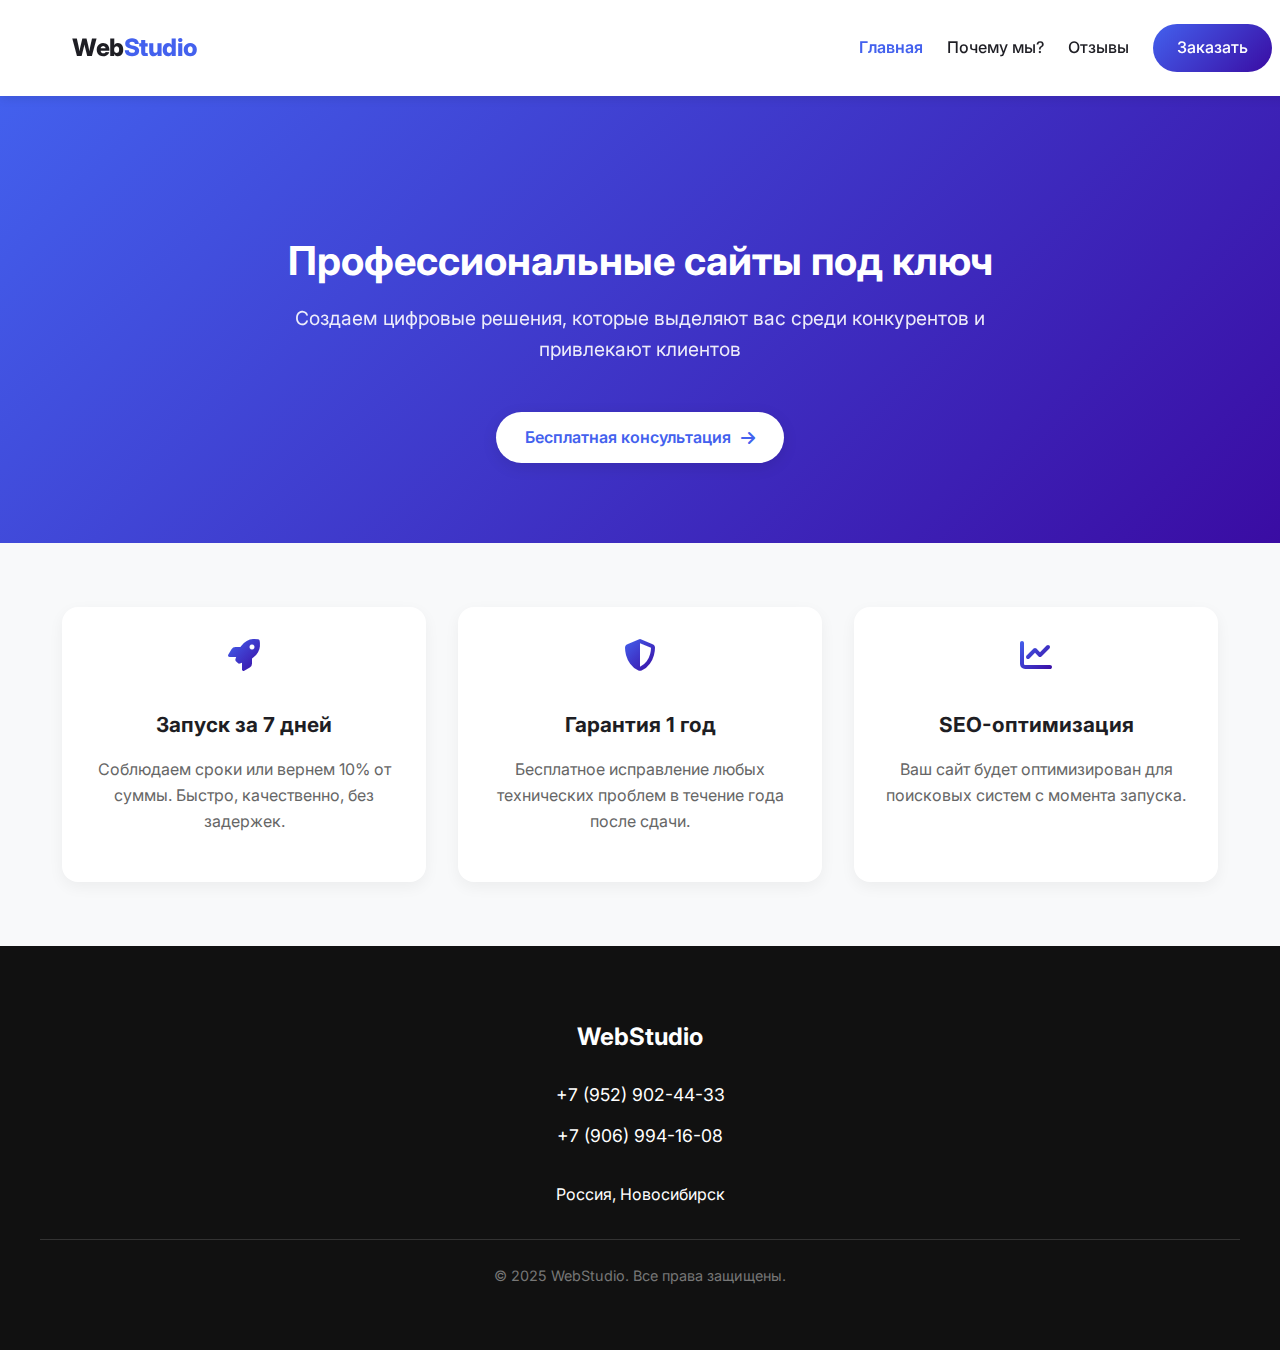
<file: index.html>
<!DOCTYPE html>
<html lang="ru">
<head>
    <meta charset="UTF-8">
    <meta name="viewport" content="width=device-width, initial-scale=1.0">
    <title>WebStudio | Премиальные сайты под ключ</title>
    <style>
        :root {
            --primary: #4361ee;
            --primary-light: #4895ef;
            --dark: #1e1e24;
            --light: #f8f9fa;
            --gradient: linear-gradient(135deg, #4361ee 0%, #3a0ca3 100%);
        }
        
        body {
            font-family: 'Inter', sans-serif;
            background: var(--light);
            color: var(--dark);
            line-height: 1.6;
            margin: 0;
            min-height: 100vh;
            display: flex;
            flex-direction: column;
            overflow-x: hidden;
        }
        
        /* Навигация */
        header {
            background: white;
            box-shadow: 0 2px 10px rgba(0,0,0,0.1);
            padding: 1rem;
            position: fixed;
            width: 100%;
            z-index: 1000;
        }
        
        nav {
            display: flex;
            justify-content: space-between;
            align-items: center;
            max-width: 1200px;
            margin: 0 auto;
        }
        
        .logo {
            font-size: 1.5rem;
            font-weight: 800;
            text-decoration: none;
            color: var(--dark);
            letter-spacing: -0.5px;
        }
        
        .logo span {
            color: var(--primary);
        }
        
        /* Мобильное меню */
        .menu-toggle {
            display: none;
            background: none;
            border: none;
            font-size: 1.5rem;
            cursor: pointer;
            color: var(--dark);
        }
        
        .nav-links {
            display: flex;
            gap: 1.5rem;
            align-items: center;
        }
        
        .nav-links a {
            text-decoration: none;
            color: var(--dark);
            font-weight: 500;
            transition: all 0.3s;
        }
        
        .nav-links a:hover {
            color: var(--primary);
        }
        
        .nav-links a.active {
            color: var(--primary);
            font-weight: 600;
        }
        
        .cta-button {
            background: var(--gradient);
            color: white !important;
            padding: 0.7rem 1.5rem;
            border-radius: 50px;
            font-weight: 600;
            transition: all 0.3s;
            border: none;
            cursor: pointer;
            font-size: 1rem;
        }
        
        .cta-button:hover {
            background: #3a0ca3;
            transform: translateY(-2px);
        }
        
        /* Мобильная версия */
        @media (max-width: 768px) {
            .menu-toggle {
                display: block;
            }
            
            .nav-links {
                position: fixed;
                top: 70px;
                left: -100%;
                width: 80%;
                height: calc(100vh - 70px);
                background: white;
                flex-direction: column;
                align-items: flex-start;
                padding: 2rem;
                box-shadow: 2px 0 10px rgba(0,0,0,0.1);
                transition: left 0.3s ease;
            }
            
            .nav-links.active {
                left: 0;
            }
            
            .nav-links a {
                padding: 0.8rem 0;
                width: 100%;
            }
            
            .cta-button {
                width: 100%;
                text-align: center;
                margin-top: 1rem;
            }
        }
        
        /* Герой-секция */
        .hero {
            background: var(--gradient);
            color: white;
            padding: 7rem 1rem 4rem;
            text-align: center;
            margin-top: 70px;
        }
        
        .container {
            max-width: 1200px;
            margin: 0 auto;
            padding: 0 1rem;
        }
        
        h1 {
            font-size: 2rem;
            margin-bottom: 1rem;
            line-height: 1.3;
        }
        
        .subtitle {
            font-size: 1.1rem;
            max-width: 100%;
            margin: 0 auto 2rem;
            opacity: 0.9;
        }
        
        .btn {
            display: inline-flex;
            align-items: center;
            gap: 10px;
            background: white;
            color: var(--primary);
            padding: 0.8rem 1.8rem;
            border-radius: 50px;
            text-decoration: none;
            font-weight: 600;
            margin-top: 1rem;
            box-shadow: 0 4px 15px rgba(0,0,0,0.1);
        }
        
        /* Карточки */
        .features {
            padding: 2rem 1rem;
            display: flex;
            flex-direction: column;
            gap: 1.5rem;
            max-width: 1200px;
            margin: 0 auto;
        }
        
        .feature-card {
            background: white;
            border-radius: 12px;
            padding: 1.5rem;
            box-shadow: 0 5px 15px rgba(0,0,0,0.05);
            text-align: center;
        }
        
        .feature-card i {
            font-size: 2rem;
            margin-bottom: 1rem;
            background: var(--gradient);
            -webkit-background-clip: text;
            background-clip: text;
            color: transparent;
        }
        
        .feature-card h3 {
            font-size: 1.3rem;
            margin-bottom: 0.8rem;
        }
        
        .feature-card p {
            color: #666;
            font-size: 1rem;
        }
        
        /* Подвал */
        .site-footer {
            background: #111;
            color: #fff;
            padding: 3rem 1rem;
            margin-top: auto;
        }
        
        .footer-content {
            text-align: center;
        }
        
        .site-footer h3 {
            color: #fff;
            margin-bottom: 1.5rem;
            font-size: 1.5rem;
        }
        
        .phone-numbers {
            display: flex;
            flex-direction: column;
            gap: 0.8rem;
            margin-bottom: 2rem;
        }
        
        .phone-numbers a {
            color: #fff;
            text-decoration: none;
            font-size: 1.1rem;
        }
        
        .copyright {
            color: #777;
            font-size: 0.9rem;
            margin-top: 2rem;
            border-top: 1px solid #333;
            padding-top: 1.5rem;
        }
        
        /* Десктоп версия */
        @media (min-width: 768px) {
            header {
                padding: 1.5rem 2rem;
            }
            
            .hero {
                padding: 8rem 2rem 5rem;
                margin-top: 80px;
            }
            
            h1 {
                font-size: 2.5rem;
            }
            
            .subtitle {
                font-size: 1.2rem;
                max-width: 700px;
            }
            
            .features {
                flex-direction: row;
                flex-wrap: wrap;
                justify-content: center;
                padding: 4rem 2rem;
                gap: 2rem;
            }
            
            .feature-card {
                width: 300px;
                padding: 2rem;
                border-radius: 16px;
            }
            
            .feature-card:hover {
                transform: translateY(-5px);
                transition: transform 0.3s;
            }
        }
    </style>
    <link href="https://fonts.googleapis.com/css2?family=Inter:wght@400;500;600;700;800&display=swap" rel="stylesheet">
    <link rel="stylesheet" href="https://cdnjs.cloudflare.com/ajax/libs/font-awesome/6.4.0/css/all.min.css">
</head>
<body>
    <!-- Шапка -->
    <header>
        <nav>
            <a href="index.html" class="logo">Web<span>Studio</span></a>
            <button class="menu-toggle" id="menuToggle">
                <i class="fas fa-bars"></i>
            </button>
            <div class="nav-links" id="navLinks">
                <a href="index.html" class="active">Главная</a>
                <a href="why.html">Почему мы?</a>
                <a href="reviews.html">Отзывы</a>
                <a href="#contact" class="cta-button">Заказать</a>
            </div>
        </nav>
    </header>

    <!-- Герой-секция -->
    <section class="hero">
        <div class="container">
            <h1>Профессиональные сайты <span>под ключ</span></h1>
            <p class="subtitle">Создаем цифровые решения, которые выделяют вас среди конкурентов и привлекают клиентов</p>
            <a href="#contact" class="btn">Бесплатная консультация <i class="fas fa-arrow-right"></i></a>
        </div>
    </section>

    <!-- Карточки -->
    <section class="features">
        <div class="feature-card">
            <i class="fas fa-rocket"></i>
            <h3>Запуск за 7 дней</h3>
            <p>Соблюдаем сроки или вернем 10% от суммы. Быстро, качественно, без задержек.</p>
        </div>
        
        <div class="feature-card">
            <i class="fas fa-shield-alt"></i>
            <h3>Гарантия 1 год</h3>
            <p>Бесплатное исправление любых технических проблем в течение года после сдачи.</p>
        </div>
        
        <div class="feature-card">
            <i class="fas fa-chart-line"></i>
            <h3>SEO-оптимизация</h3>
            <p>Ваш сайт будет оптимизирован для поисковых систем с момента запуска.</p>
        </div>
    </section>

    <!-- Подвал -->
    <footer class="site-footer" id="contact">
        <div class="container">
            <div class="footer-content">
                <h3>WebStudio</h3>
                <div class="footer-contacts">
                    <div class="phone-numbers">
                        <a href="tel:+79529024433">+7 (952) 902-44-33</a>
                        <a href="tel:+79069941608">+7 (906) 994-16-08</a>
                    </div>
                    <div class="address">
                        <p>Россия, Новосибирск</p>
                    </div>
                </div>
                <p class="copyright">© 2025 WebStudio. Все права защищены.</p>
            </div>
        </div>
    </footer>

    <script>
        // Мобильное меню
        const menuToggle = document.getElementById('menuToggle');
        const navLinks = document.getElementById('navLinks');
        
        menuToggle.addEventListener('click', function() {
            navLinks.classList.toggle('active');
        });
        
        // Закрытие меню при клике на ссылку
        document.querySelectorAll('.nav-links a').forEach(link => {
            link.addEventListener('click', function() {
                navLinks.classList.remove('active');
            });
        });
        
        // Плавная прокрутка для якорей
        document.querySelectorAll('a[href^="#"]').forEach(anchor => {
            anchor.addEventListener('click', function (e) {
                if(this.getAttribute('href') !== '#') {
                    e.preventDefault();
                    document.querySelector(this.getAttribute('href')).scrollIntoView({
                        behavior: 'smooth'
                    });
                }
            });
        });
    </script>
</body>
</html>
</file>
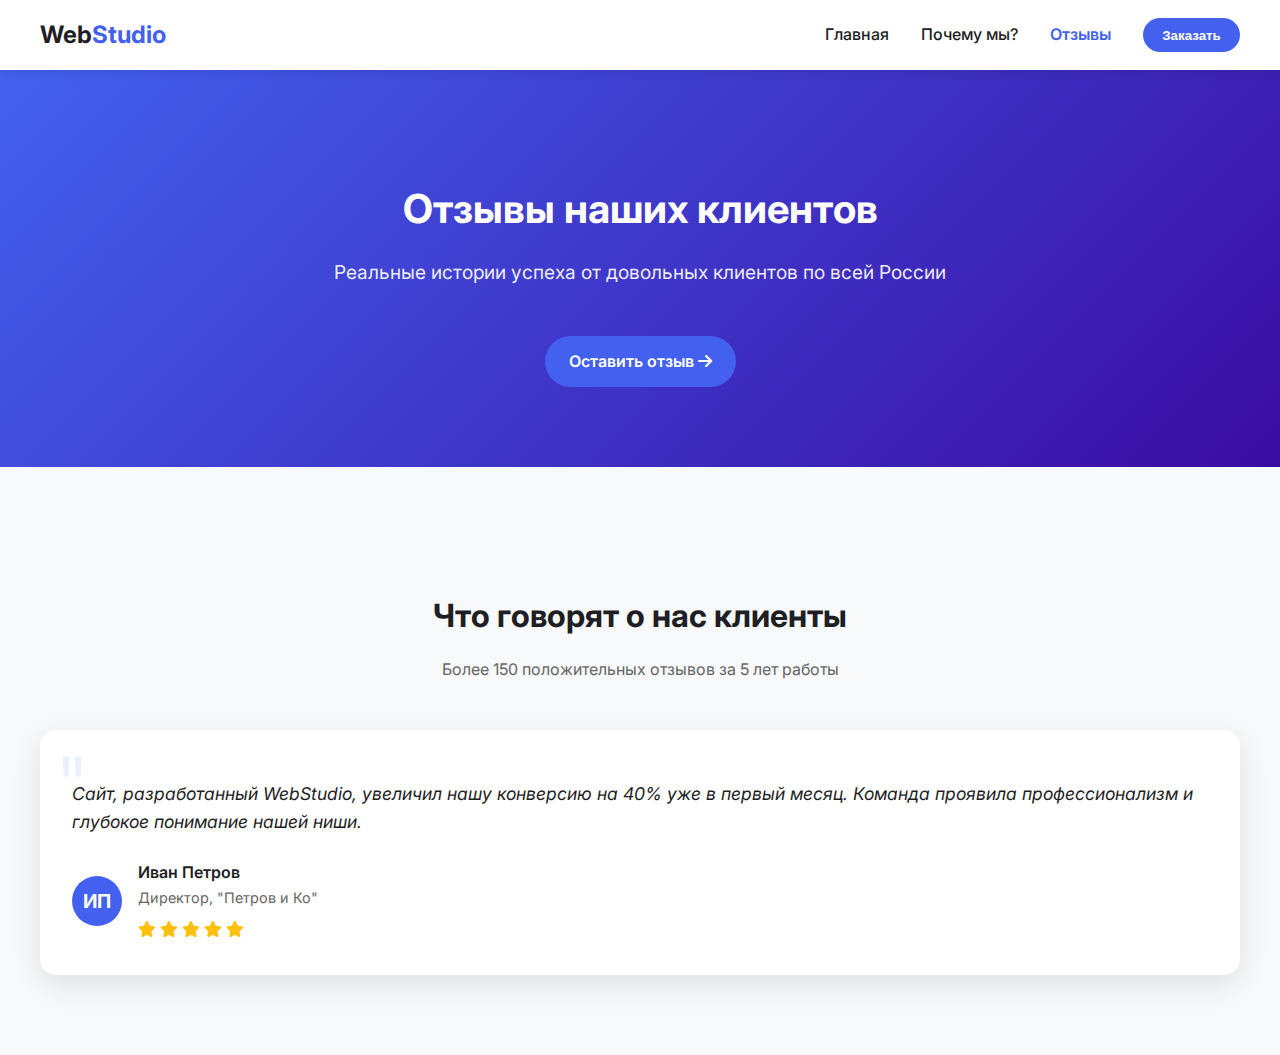
<file: reviews.html>
<!DOCTYPE html>
<html lang="ru">
<head>
    <meta charset="UTF-8">
    <meta name="viewport" content="width=device-width, initial-scale=1.0">
    <title>Отзывы клиентов | WebStudio</title>
    <style>
        :root {
            --primary: #4361ee;
            --dark: #1e1e24;
            --light: #f8f9fa;
        }
        
        body {
            font-family: 'Inter', sans-serif;
            background: var(--light);
            color: var(--dark);
            line-height: 1.6;
            margin: 0;
        }
        
        /* Навигация */
        header {
            background: white;
            box-shadow: 0 2px 10px rgba(0,0,0,0.1);
            padding: 1rem 2rem;
            position: relative;
        }
        
        nav {
            display: flex;
            justify-content: space-between;
            align-items: center;
            max-width: 1200px;
            margin: 0 auto;
        }
        
        .logo {
            font-size: 1.5rem;
            font-weight: 700;
            text-decoration: none;
            color: var(--dark);
        }
        
        .logo span {
            color: var(--primary);
        }
        
        .nav-links {
            display: flex;
            gap: 2rem;
            align-items: center;
        }
        
        .nav-links a {
            text-decoration: none;
            color: var(--dark);
            font-weight: 500;
            transition: all 0.3s;
        }
        
        .nav-links a:hover {
            color: var(--primary);
        }
        
        .nav-links a.active {
            color: var(--primary);
            font-weight: 600;
        }
        
        .cta-button {
            background: var(--primary);
            color: white !important;
            padding: 0.6rem 1.2rem;
            border-radius: 50px;
            font-weight: 600;
            transition: all 0.3s;
            border: none;
            cursor: pointer;
        }
        
        .cta-button:hover {
            background: #3a0ca3;
            transform: translateY(-2px);
        }
        
        /* Контакты */
        .contact-dropdown {
            display: none;
            position: absolute;
            right: 2rem;
            top: 80px;
            background: white;
            box-shadow: 0 10px 30px rgba(0,0,0,0.1);
            border-radius: 16px;
            padding: 2rem;
            width: 300px;
            z-index: 100;
        }
        
        .contact-dropdown.show {
            display: block;
            animation: fadeIn 0.3s ease-in-out;
        }
        
        .contact-dropdown h3 {
            margin-top: 0;
            color: var(--primary);
        }
        
        .contact-info {
            margin-bottom: 1rem;
        }
        
        .contact-info p {
            margin: 0.5rem 0;
            display: flex;
            align-items: center;
            gap: 0.5rem;
        }
        
        .contact-info i {
            color: var(--primary);
            width: 20px;
            text-align: center;
        }
        
        @keyframes fadeIn {
            from { opacity: 0; transform: translateY(-10px); }
            to { opacity: 1; transform: translateY(0); }
        }
        
        /* Герой-секция */
        .hero {
            background: linear-gradient(135deg, #4361ee 0%, #3a0ca3 100%);
            color: white;
            padding: 5rem 2rem;
            text-align: center;
            margin-bottom: 3rem;
        }
        
        .container {
            max-width: 1200px;
            margin: 0 auto;
        }
        
        h1 {
            font-size: 2.5rem;
            margin-bottom: 1rem;
        }
        
        .subtitle {
            font-size: 1.2rem;
            opacity: 0.9;
            max-width: 700px;
            margin: 0 auto 2rem;
        }
        
        /* Отзывы */
        .testimonials-section {
            padding: 3rem 2rem 5rem;
        }
        
        .testimonials-grid {
            display: grid;
            grid-template-columns: repeat(auto-fit, minmax(350px, 1fr));
            gap: 2rem;
            max-width: 1200px;
            margin: 0 auto;
        }
        
        .review-card {
            background: white;
            border-radius: 16px;
            padding: 2rem;
            box-shadow: 0 10px 30px rgba(0,0,0,0.1);
            transition: transform 0.3s;
            position: relative;
        }
        
        .review-card:hover {
            transform: translateY(-10px);
        }
        
        .review-card::before {
            content: '"';
            font-size: 5rem;
            color: rgba(67, 97, 238, 0.1);
            position: absolute;
            top: 1rem;
            left: 1rem;
            line-height: 1;
        }
        
        .review-card p {
            font-size: 1.1rem;
            font-style: italic;
            margin-bottom: 1.5rem;
            position: relative;
            z-index: 1;
        }
        
        .review-author {
            display: flex;
            align-items: center;
            gap: 1rem;
        }
        
        .author-avatar {
            width: 50px;
            height: 50px;
            border-radius: 50%;
            background: var(--primary);
            color: white;
            display: flex;
            align-items: center;
            justify-content: center;
            font-weight: bold;
            font-size: 1.2rem;
        }
        
        .author-info {
            display: flex;
            flex-direction: column;
        }
        
        .author-name {
            font-weight: 600;
        }
        
        .author-position {
            font-size: 0.9rem;
            color: #666;
        }
        
        .rating {
            color: #ffc107;
            margin-top: 0.5rem;
        }
        
        .btn {
            display: inline-block;
            background: var(--primary);
            color: white;
            padding: 0.8rem 1.5rem;
            border-radius: 50px;
            text-decoration: none;
            font-weight: 600;
            margin-top: 1rem;
            transition: all 0.3s;
        }
        
        .btn:hover {
            background: #3a0ca3;
            transform: translateY(-2px);
        }
        
        .section-title {
            text-align: center;
            margin-bottom: 3rem;
        }
        
        .section-title h2 {
            font-size: 2rem;
            margin-bottom: 1rem;
        }
        
        .section-title p {
            color: #666;
            max-width: 600px;
            margin: 0 auto;
        }
    </style>
    <link href="https://fonts.googleapis.com/css2?family=Inter:wght@400;600;700&display=swap" rel="stylesheet">
    <link rel="stylesheet" href="https://cdnjs.cloudflare.com/ajax/libs/font-awesome/6.4.0/css/all.min.css">
</head>
<body>
    <header>
        <nav>
            <a href="index.html" class="logo">Web<span>Studio</span></a>
            <div class="nav-links">
                <a href="index.html">Главная</a>
                <a href="why.html">Почему мы?</a>
                <a href="reviews.html" class="active">Отзывы</a>
                <button class="cta-button" id="orderButton">Заказать</button>
            </div>
        </nav>
        
        <div class="contact-dropdown" id="contactDropdown">
            <h3>Свяжитесь с нами</h3>
            <div class="contact-info">
                <p><i class="fas fa-phone"></i> +7 (999) 123-45-67</p>
                <p><i class="fas fa-envelope"></i> info@webstudio.ru</p>
                <p><i class="fas fa-clock"></i> Пн-Пт: 9:00 - 18:00</p>
            </div>
            <p>Или оставьте заявку, и мы вам перезвоним в течение 15 минут</p>
            <a href="#contact-form" class="btn">Оставить заявку</a>
        </div>
    </header>

    <section class="hero">
        <div class="container">
            <h1>Отзывы наших клиентов</h1>
            <p class="subtitle">Реальные истории успеха от довольных клиентов по всей России</p>
            <a href="#contact" class="btn">Оставить отзыв <i class="fas fa-arrow-right"></i></a>
        </div>
    </section>

    <section class="testimonials-section">
        <div class="container">
            <div class="section-title">
                <h2>Что говорят о нас клиенты</h2>
                <p>Более 150 положительных отзывов за 5 лет работы</p>
            </div>
            
            <div class="testimonials-grid">
                <div class="review-card">
                    <p>Сайт, разработанный WebStudio, увеличил нашу конверсию на 40% уже в первый месяц. Команда проявила профессионализм и глубокое понимание нашей ниши.</p>
                    <div class="review-author">
                        <div class="author-avatar">ИП</div>
                        <div class="author-info">
                            <span class="author-name">Иван Петров</span>
                            <span class="author-position">Директор, "Петров и Ко"</span>
                            <div class="rating">
                                <i class="fas fa-star"></i>
                                <i class="fas fa-star"></i>
                                <i class="fas fa-star"></i>
                                <i class="fas fa-star"></i>
                                <i class="fas fa-star"></i>
                            </div>
                        </div>
                    </div>
                </div>
                
                <!-- Остальные отзывы остаются такими же, как в предыдущей версии -->
                <!-- ... -->
                
            </div>
        </div>
    </section>

    <script>
        document.getElementById('orderButton').addEventListener('click', function() {
            const dropdown = document.getElementById('contactDropdown');
            dropdown.classList.toggle('show');
            
            // Закрытие при клике вне области
            document.addEventListener('click', function closeDropdown(e) {
                if (!dropdown.contains(e.target) {
                    dropdown.classList.remove('show');
                    document.removeEventListener('click', closeDropdown);
                }
            });
        });
    </script>
</body>
</html>
</file>
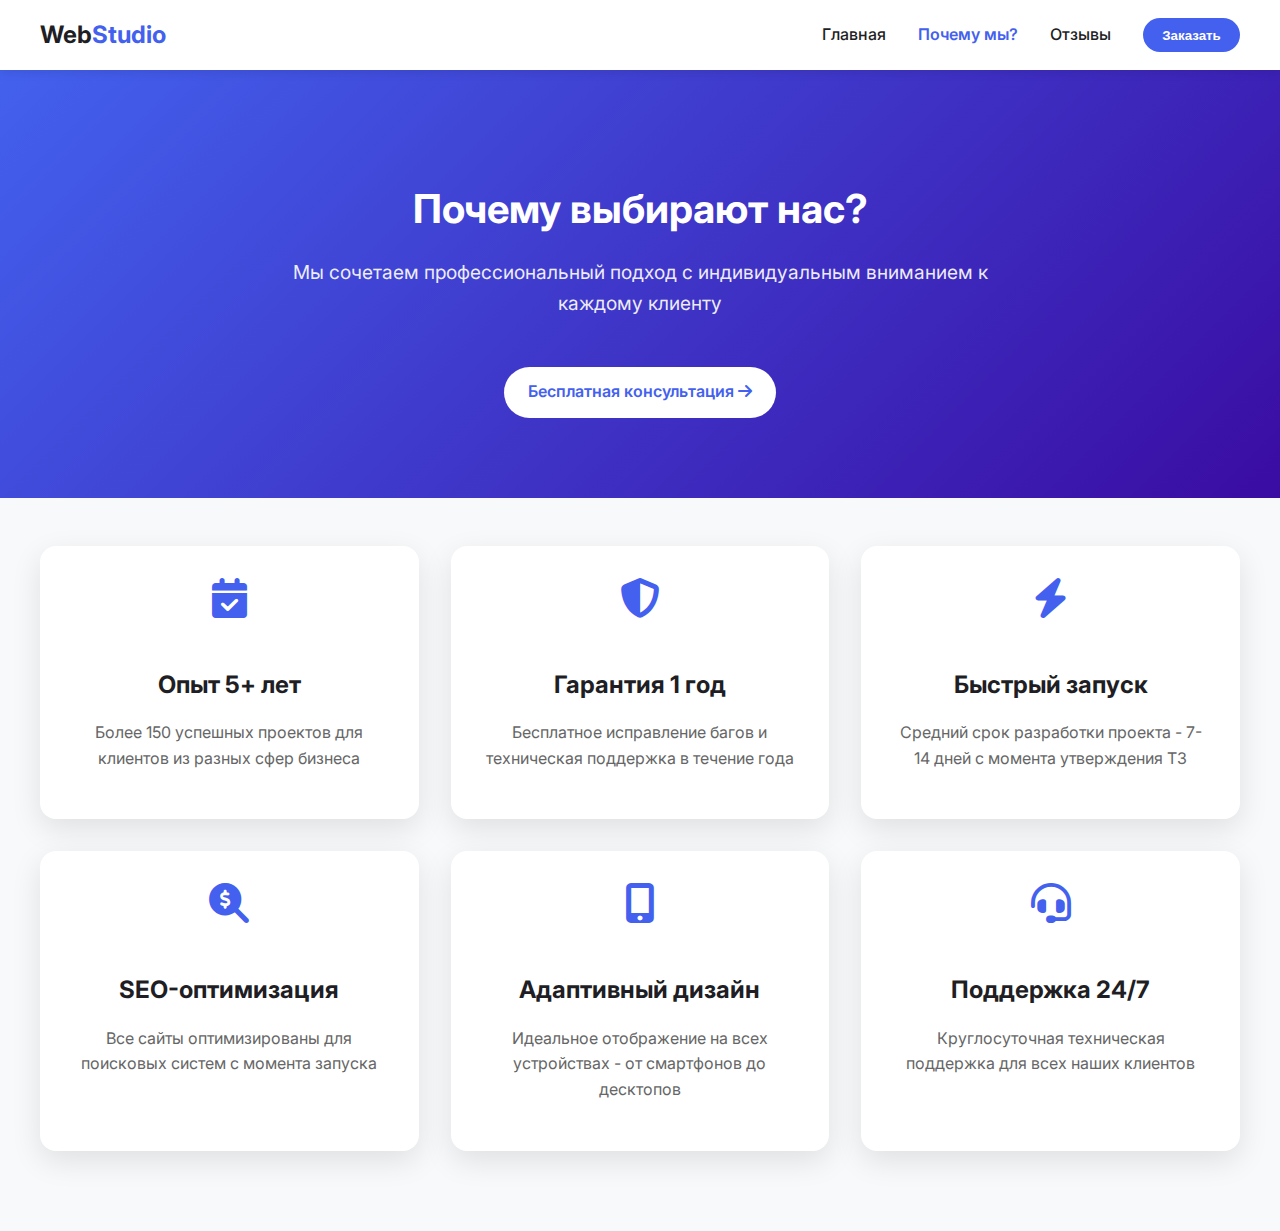
<file: why.html>
<!DOCTYPE html>
<html lang="ru">
<head>
    <meta charset="UTF-8">
    <meta name="viewport" content="width=device-width, initial-scale=1.0">
    <title>Почему выбирают нас? | WebStudio</title>
    <style>
        :root {
            --primary: #4361ee;
            --dark: #1e1e24;
            --light: #f8f9fa;
        }
        
        body {
            font-family: 'Inter', sans-serif;
            background: var(--light);
            color: var(--dark);
            line-height: 1.6;
            margin: 0;
        }
        
        /* Навигация */
        header {
            background: white;
            box-shadow: 0 2px 10px rgba(0,0,0,0.1);
            padding: 1rem 2rem;
            position: relative;
        }
        
        nav {
            display: flex;
            justify-content: space-between;
            align-items: center;
            max-width: 1200px;
            margin: 0 auto;
        }
        
        .logo {
            font-size: 1.5rem;
            font-weight: 700;
            text-decoration: none;
            color: var(--dark);
        }
        
        .logo span {
            color: var(--primary);
        }
        
        .nav-links {
            display: flex;
            gap: 2rem;
            align-items: center;
        }
        
        .nav-links a {
            text-decoration: none;
            color: var(--dark);
            font-weight: 500;
            transition: all 0.3s;
        }
        
        .nav-links a:hover {
            color: var(--primary);
        }
        
        .nav-links a.active {
            color: var(--primary);
            font-weight: 600;
        }
        
        .cta-button {
            background: var(--primary);
            color: white !important;
            padding: 0.6rem 1.2rem;
            border-radius: 50px;
            font-weight: 600;
            transition: all 0.3s;
            border: none;
            cursor: pointer;
        }
        
        .cta-button:hover {
            background: #3a0ca3;
            transform: translateY(-2px);
        }
        
        /* Контакты */
        .contact-dropdown {
            display: none;
            position: absolute;
            right: 2rem;
            top: 80px;
            background: white;
            box-shadow: 0 10px 30px rgba(0,0,0,0.1);
            border-radius: 16px;
            padding: 2rem;
            width: 300px;
            z-index: 100;
        }
        
        .contact-dropdown.show {
            display: block;
            animation: fadeIn 0.3s ease-in-out;
        }
        
        .contact-dropdown h3 {
            margin-top: 0;
            color: var(--primary);
        }
        
        .contact-info {
            margin-bottom: 1rem;
        }
        
        .contact-info p {
            margin: 0.5rem 0;
            display: flex;
            align-items: center;
            gap: 0.5rem;
        }
        
        .contact-info i {
            color: var(--primary);
            width: 20px;
            text-align: center;
        }
        
        @keyframes fadeIn {
            from { opacity: 0; transform: translateY(-10px); }
            to { opacity: 1; transform: translateY(0); }
        }
        
        /* Герой-секция */
        .hero {
            background: linear-gradient(135deg, #4361ee 0%, #3a0ca3 100%);
            color: white;
            padding: 5rem 2rem;
            text-align: center;
            margin-bottom: 3rem;
        }
        
        .container {
            max-width: 1200px;
            margin: 0 auto;
        }
        
        h1 {
            font-size: 2.5rem;
            margin-bottom: 1rem;
        }
        
        .subtitle {
            font-size: 1.2rem;
            opacity: 0.9;
            max-width: 700px;
            margin: 0 auto 2rem;
        }
        
        /* Преимущества */
        .advantages-section {
            padding: 0 2rem 5rem;
        }
        
        .advantages-grid {
            display: grid;
            grid-template-columns: repeat(auto-fit, minmax(300px, 1fr));
            gap: 2rem;
            max-width: 1200px;
            margin: 0 auto;
        }
        
        .advantage-card {
            background: white;
            border-radius: 16px;
            padding: 2rem;
            box-shadow: 0 10px 30px rgba(0,0,0,0.1);
            transition: transform 0.3s, box-shadow 0.3s;
            text-align: center;
        }
        
        .advantage-card:hover {
            transform: translateY(-10px);
            box-shadow: 0 15px 35px rgba(0,0,0,0.15);
        }
        
        .advantage-card i {
            font-size: 2.5rem;
            color: var(--primary);
            margin-bottom: 1.5rem;
        }
        
        .advantage-card h3 {
            font-size: 1.5rem;
            margin-bottom: 1rem;
        }
        
        .advantage-card p {
            color: #666;
        }
        
        .btn {
            display: inline-block;
            background: white;
            color: var(--primary);
            padding: 0.8rem 1.5rem;
            border-radius: 50px;
            text-decoration: none;
            font-weight: 600;
            margin-top: 1rem;
            transition: all 0.3s;
        }
        
        .btn:hover {
            background: rgba(255,255,255,0.9);
        }
    </style>
    <link href="https://fonts.googleapis.com/css2?family=Inter:wght@400;600;700&display=swap" rel="stylesheet">
    <link rel="stylesheet" href="https://cdnjs.cloudflare.com/ajax/libs/font-awesome/6.4.0/css/all.min.css">
</head>
<body>
    <header>
        <nav>
            <a href="index.html" class="logo">Web<span>Studio</span></a>
            <div class="nav-links">
                <a href="index.html">Главная</a>
                <a href="why.html" class="active">Почему мы?</a>
                <a href="reviews.html">Отзывы</a>
                <button class="cta-button" id="orderButton">Заказать</button>
            </div>
        </nav>
        
        <div class="contact-dropdown" id="contactDropdown">
            <h3>Свяжитесь с нами</h3>
            <div class="contact-info">
                <p><i class="fas fa-phone"></i> +7 (999) 123-45-67</p>
                <p><i class="fas fa-envelope"></i> info@webstudio.ru</p>
                <p><i class="fas fa-clock"></i> Пн-Пт: 9:00 - 18:00</p>
            </div>
            <p>Или оставьте заявку, и мы вам перезвоним в течение 15 минут</p>
            <a href="#contact-form" class="btn">Оставить заявку</a>
        </div>
    </header>

    <section class="hero">
        <div class="container">
            <h1>Почему выбирают нас?</h1>
            <p class="subtitle">Мы сочетаем профессиональный подход с индивидуальным вниманием к каждому клиенту</p>
            <a href="#contact" class="btn">Бесплатная консультация <i class="fas fa-arrow-right"></i></a>
        </div>
    </section>

    <section class="advantages-section">
        <div class="advantages-grid">
            <div class="advantage-card">
                <i class="fas fa-calendar-check"></i>
                <h3>Опыт 5+ лет</h3>
                <p>Более 150 успешных проектов для клиентов из разных сфер бизнеса</p>
            </div>
            
            <div class="advantage-card">
                <i class="fas fa-shield-alt"></i>
                <h3>Гарантия 1 год</h3>
                <p>Бесплатное исправление багов и техническая поддержка в течение года</p>
            </div>
            
            <div class="advantage-card">
                <i class="fas fa-bolt"></i>
                <h3>Быстрый запуск</h3>
                <p>Средний срок разработки проекта - 7-14 дней с момента утверждения ТЗ</p>
            </div>
            
            <div class="advantage-card">
                <i class="fas fa-search-dollar"></i>
                <h3>SEO-оптимизация</h3>
                <p>Все сайты оптимизированы для поисковых систем с момента запуска</p>
            </div>
            
            <div class="advantage-card">
                <i class="fas fa-mobile-alt"></i>
                <h3>Адаптивный дизайн</h3>
                <p>Идеальное отображение на всех устройствах - от смартфонов до десктопов</p>
            </div>
            
            <div class="advantage-card">
                <i class="fas fa-headset"></i>
                <h3>Поддержка 24/7</h3>
                <p>Круглосуточная техническая поддержка для всех наших клиентов</p>
            </div>
        </div>
    </section>

    <script>
        document.getElementById('orderButton').addEventListener('click', function() {
            const dropdown = document.getElementById('contactDropdown');
            dropdown.classList.toggle('show');
            
            // Закрытие при клике вне области
            document.addEventListener('click', function closeDropdown(e) {
                if (!dropdown.contains(e.target) {
                    dropdown.classList.remove('show');
                    document.removeEventListener('click', closeDropdown);
                }
            });
        });
    </script>
</body>
</html>
</file>
